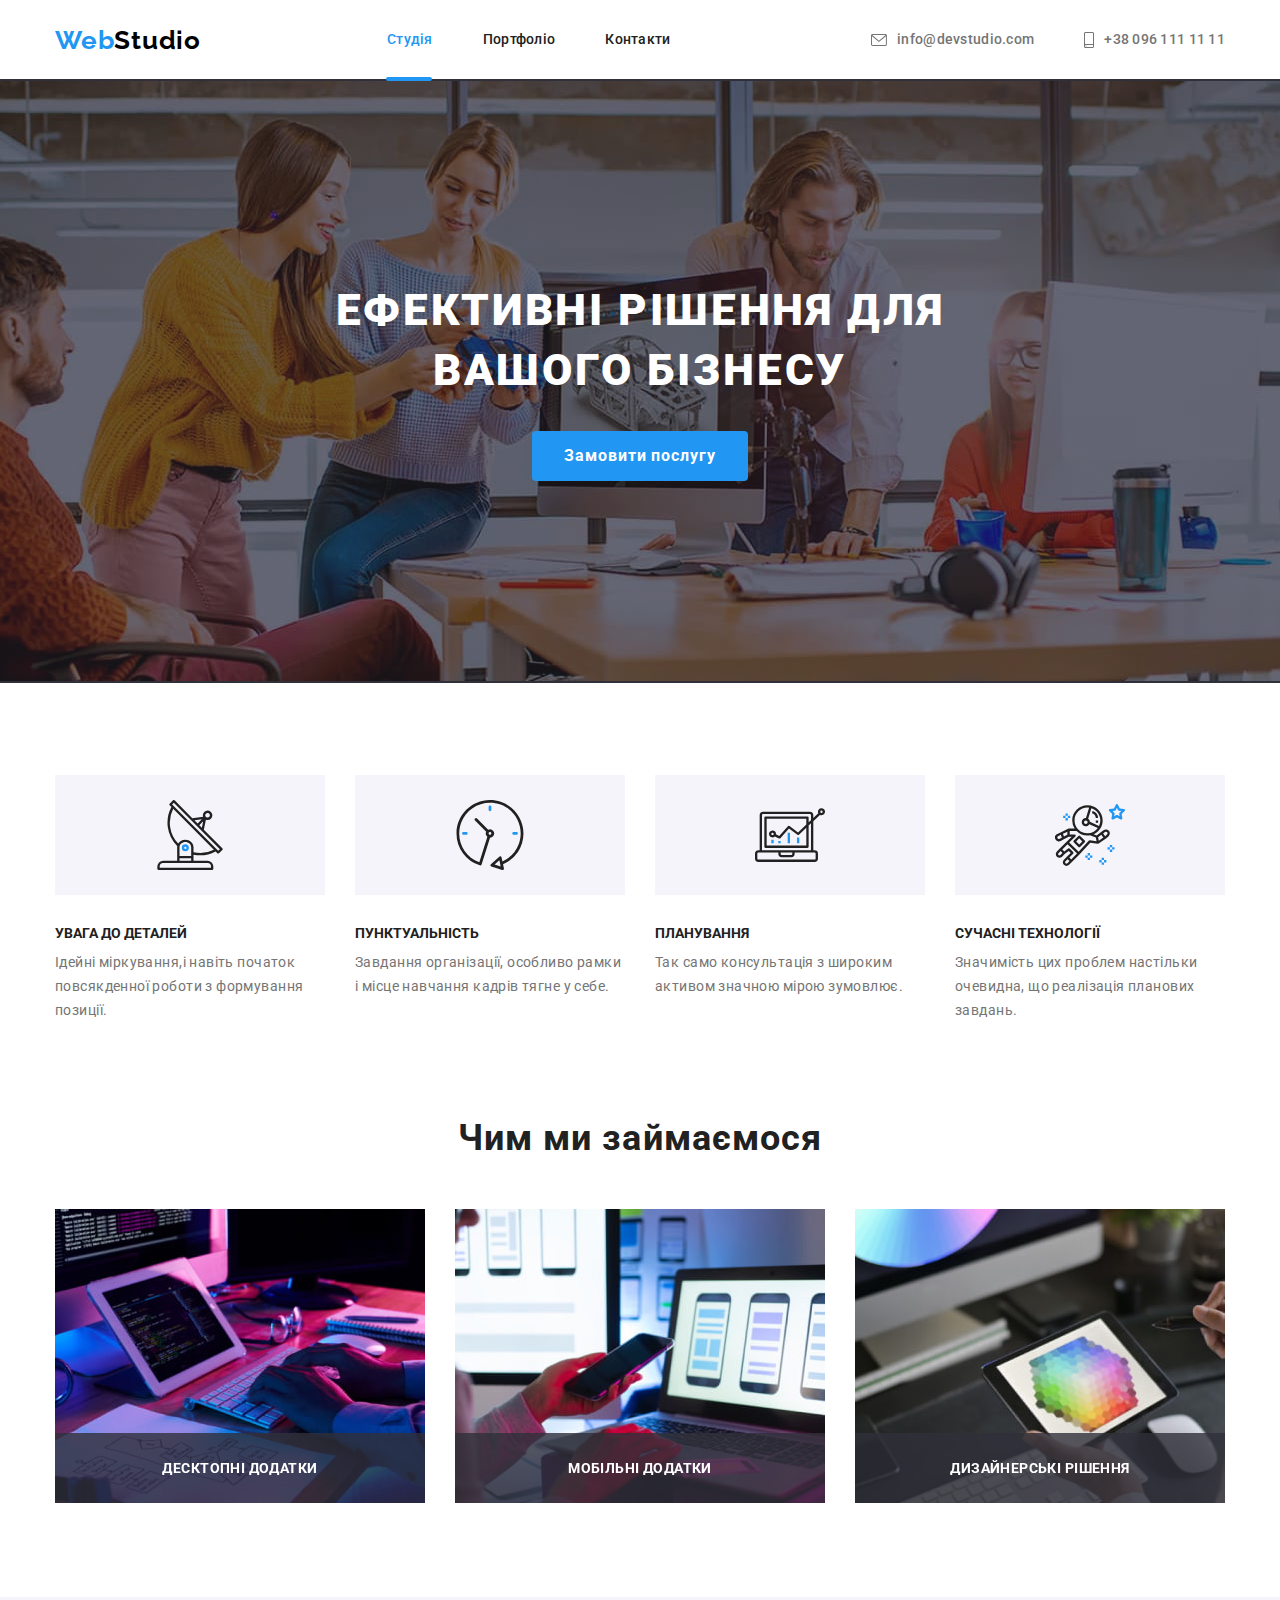
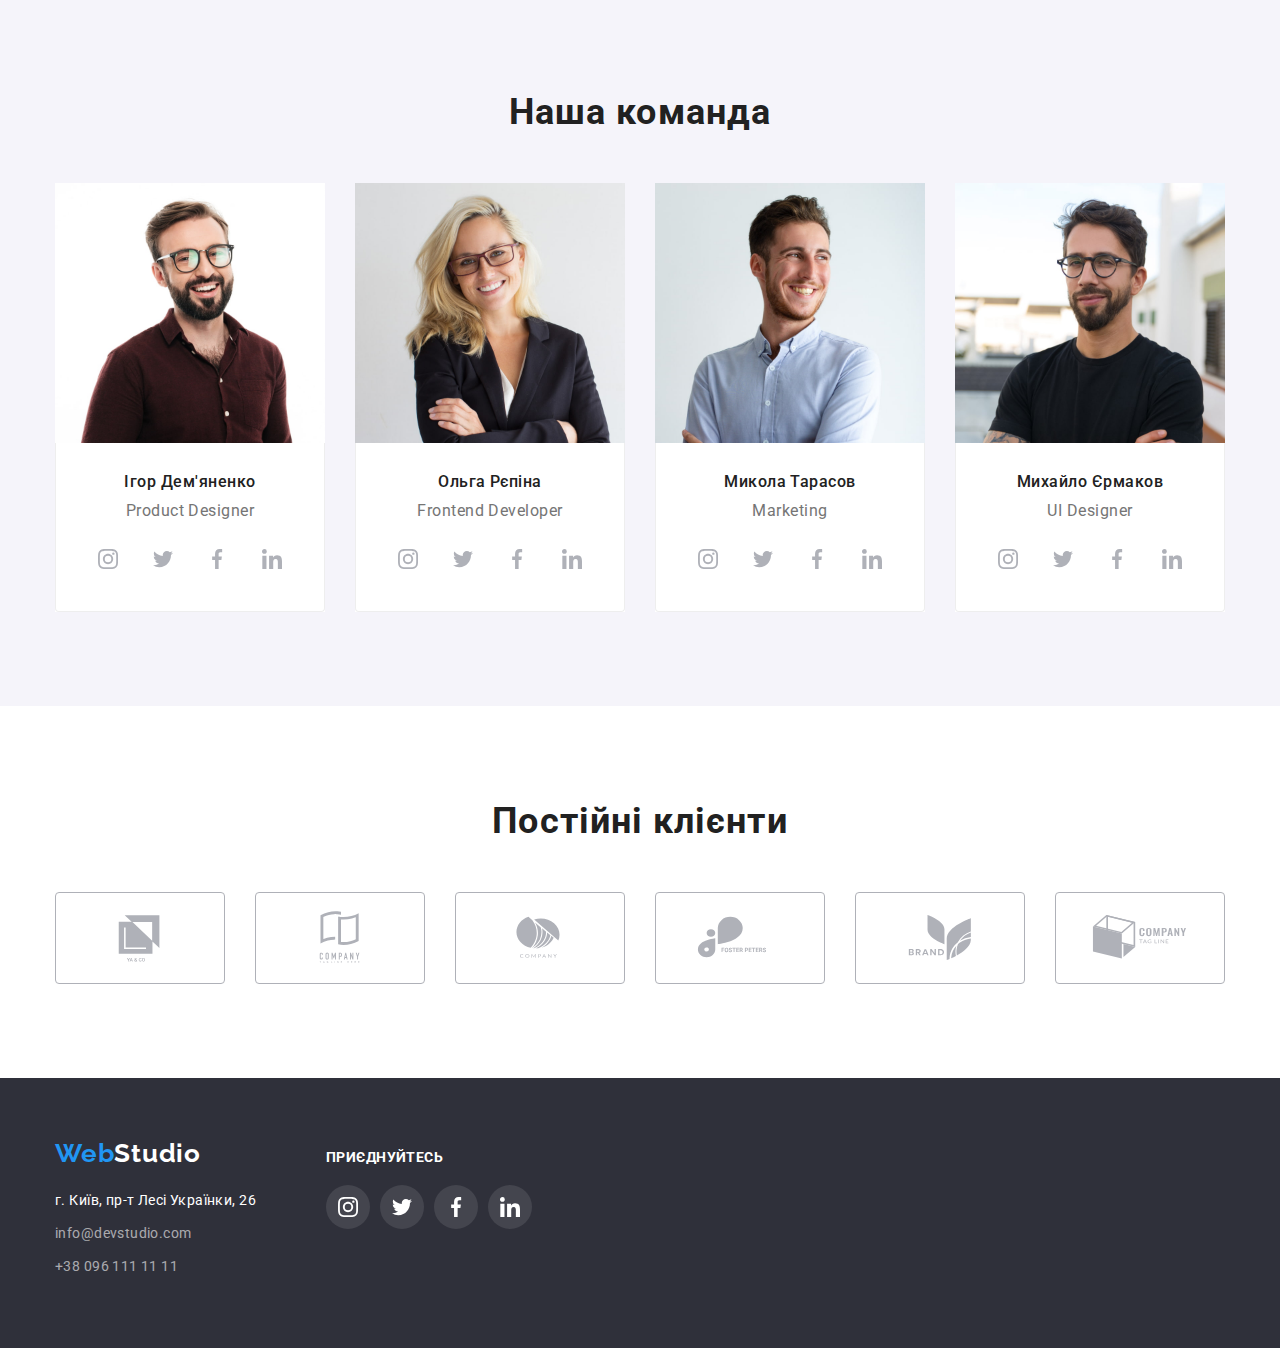
<file: index.html>
<!DOCTYPE html>
<html lang="uk">
<head>
    <meta charset="UTF-8">
    <meta http-equiv="X-UA-Compatible" content="IE=edge">
    <meta name="viewport" content="width=device-width, initial-scale=1.0">
    <link rel="preconnect" href="https://fonts.googleapis.com">
 <link rel="preconnect" href="https://fonts.gstatic.com" crossorigin>
 <link href="https://fonts.googleapis.com/css2?family=Raleway:wght@700&family=Roboto:wght@400;500;700;900&display=swap" rel="stylesheet">
 <link rel="stylesheet" href="https://cdnjs.cloudflare.com/ajax/libs/modern-normalize/1.1.0/modern-normalize.min.css" integrity="sha512-wpPYUAdjBVSE4KJnH1VR1HeZfpl1ub8YT/NKx4PuQ5NmX2tKuGu6U/JRp5y+Y8XG2tV+wKQpNHVUX03MfMFn9Q==" crossorigin="anonymous" referrerpolicy="no-referrer" />
 <link rel="stylesheet" href="css/style.css">
    <title>WebStudio</title>
</head>
<body>
  <!--site header-->
  <header class="page-header">
     <div class="container main-nav">
        <nav class="nav">
            <a href="./index.html" class="logo">
               <span class="accent">Web</span>Studio
            </a>
            <ul class="site-nav list">
                <li class="item"><a href="./index.html" class="link current">Студія</a></li>
                <li class="item"><a href="portfolio.html" class="link">Портфоліо</a></li>
                <li class="item"><a href="" class="link">Контакти</a></li>
            </ul>  
        </nav> 
        <ul class="auth-nav list">
            <li class="item"><a href="mailto:info@devstudio.com" class="link"><svg class="conect-icon" width="16" height="12"><use href="./img/icons.svg#icon-email"></use></svg>info@devstudio.com</a></li>
            <li class="item"><a href="tel:+380961111111" class="link"><svg class="conect-icon" width="10" height="16"><use href="./img/icons.svg#icon-smartphone"></use></svg>+38 096 111 11 11</a></li>
        </ul>
     </div>
  </header> 
  <!--main content-->
  <main>
     <!--order a service-->
         <section class="hero  picture">
            <div class="container">
             <h1 class="hero-title">ефективні рішення для вашого бізнесу</h1>
             <button data-modal-open type="button" class="button">Замовити послугу</button>
            <div class="backdrop is-hidden" data-modal><div class="modal">
                <form>
                    <h2>Залиште свої дані, ми вам передзвонимо</h2>
                    <label for="name">Ім'я</label>
                    <label for="tel">Телефон</label>
                    <label for="mail">Пошта</label>
                    <label for="comment">Коментар</label>
                </form>
                <button data-modal-close href=""><svg class="modal-icon" width="30" height="30"><use href="./img/close.svg#icon-close"></use></svg></button></div></div>
            </div>
         </section>
     <!--company benefits-->
       <section class="section caption">
        <div class="container">
         <h2 class="section-title visually-hidden">переваги компанії</h2>
         <ul class="feature-list list">
             <li class="item">
                <div class="thumb"><svg class="thumb-icon" width="70" height="70"><use href="./img/icons.svg#icon-antenna"></use></svg></div>
                 <h3 class="title">увага до деталей</h3>
                 <p class="text">
                     Ідейні міркування,і навіть початок повсякденної роботи з формування позиції.
                 </p>
             </li>
             <li class="item">
                <div class="thumb"><svg class="thumb-icon" width="70" height="70"><use href="./img/icons.svg#icon-clock"></use></svg></div>
                <h3 class="title">пунктуальність</h3>
                <p class="text">
                    Завдання організації, особливо рамки і місце навчання кадрів тягне у себе.
                </p>
             </li>
             <li class="item">
                <div class="thumb"><svg class="thumb-icon" width="70" height="70"><use href="./img/icons.svg#icon-diagram"></use></svg></div>
                <h3 class="title">планування</h3>
                <p class="text">
                    Так само консультація з широким активом значною мірою зумовлює.
                </p>
             </li>
             <li class="item">
                <div class="thumb"><svg class="thumb-icon" width="70" height="70"><use href="./img/icons.svg#icon-astronaut"></use></svg></div>
                <h3 class="title">сучасні технології</h3>
                <p class="text">
                    Значимість цих проблем настільки очевидна, що реалізація планових завдань.
                </p>
             </li>
         </ul>
        </div>
     </section>
     <!--direction of work-->
     <section class="section">
        <div class="container">
         <h2 class="section-title">Чим ми займаємося</h2>
         <ul class="list">
            <div class="imgs">
                <li class="image-link">
                        <img src="img/box1.jpg" alt="фото розмітки" width="370">
                        <p class="image-text">десктопні додатки</p>
               </li>
                <li class="image-link">
                        <img src="img/box2.jpg" alt="мобільний додаток" width="370">
                        <p class="image-text">мобільні додатки</p>
                </li>
                <li class="image-link">
                        <img src="img/box3.jpg" alt="графіка" width="370">
                        <p class="image-text">дизайнерські рішення</p>
                </li>
            </div>
         </ul>
        </div>
     </section>
     <!--our team-->
            <section class="section inner">
                <div class="container">
                    <h2 class="section-title">Наша команда</h2>
                 <ul class="work-list list team">
                <li class="item">
                        <img src="img/img.jpg" alt="Ігор Дем'яненко" width="270">
                        <div class="benefits">
                            <h3 class="title">Ігор Дем'яненко</h3>
                            <p class="text">Product Designer</p>
                                <ul class="aside">
                                    <li class="item"> <a href="" class="link"><svg class="icon-link" width="20" height="20">
                                        <use href="./img/icons.svg#icon-instagram"></use>
                                    </svg></a></li>
                                    <li class="item"><a href="" class="link"><svg class="icon-link" width="20" height="20">
                                        <use href="./img/icons.svg#icon-twitter"></use>
                                    </svg></a></li>
                                    <li class="item"><a href="" class="link"><svg class="icon-link" width="20" height="20">
                                        <use href="./img/icons.svg#icon-facebook"></use>
                                    </svg></a></li>
                                    <li class="item"><a href="" class="link"><svg class="icon-link" width="20" height="20">
                                        <use href="./img/icons.svg#icon-linkedin"></use>
                                    </svg></a></li>
                                </ul>
                        </div>
                </li>
                <li class="item">
                    <img src="img/img1.jpg" alt="Ольга Рєпіна" width="270">
                    <div class="benefits">
                        <h3 class="title">Ольга Рєпіна</h3>
                        <p class="text">Frontend Developer</p>
                        <ul class="aside">
                            <li class="item"> <a href="" class="link"><svg class="icon-link" width="20" height="20">
                                <use href="./img/icons.svg#icon-instagram"></use>
                            </svg></a></li>
                            <li class="item"><a href="" class="link"><svg class="icon-link" width="20" height="20">
                                <use href="./img/icons.svg#icon-twitter"></use>
                            </svg></a></li>
                            <li class="item"><a href="" class="link"><svg class="icon-link" width="20" height="20">
                                <use href="./img/icons.svg#icon-facebook"></use>
                            </svg></a></li>
                            <li class="item"><a href="" class="link"><svg class="icon-link" width="20" height="20">
                                <use href="./img/icons.svg#icon-linkedin"></use>
                            </svg></a></li>
                        </ul>
                    </div>
                </li>
                <li class="item">
                    <img src="img/img2.jpg" alt="Микола Тарасов" width="270">
                    <div class="benefits">
                        <h3 class="title">Микола Тарасов</h3>
                        <p class="text">Marketing</p>
                        <ul class="aside">
                            <li class="item"> <a href="" class="link"><svg class="icon-link" width="20" height="20">
                                <use href="./img/icons.svg#icon-instagram"></use>
                            </svg></a></li>
                            <li class="item"><a href="" class="link"><svg class="icon-link" width="20" height="20">
                                <use href="./img/icons.svg#icon-twitter"></use>
                            </svg></a></li>
                            <li class="item"><a href="" class="link"><svg class="icon-link" width="20" height="20">
                                <use href="./img/icons.svg#icon-facebook"></use>
                            </svg></a></li>
                            <li class="item"><a href="" class="link"><svg class="icon-link" width="20" height="20">
                                <use href="./img/icons.svg#icon-linkedin"></use>
                            </svg></a></li>
                        </ul>
                    </div>
                    
                </li>
                <li class="item">
                    <img src="img/img3.jpg" alt="Михайло Єрмаков" width="270">
                    <div class="benefits">
                        <h3 class="title">Михайло Єрмаков</h3>
                        <p class="text">UI Designer</p>
                        <ul class="aside">
                            <li class="item"> <a href="" class="link"><svg class="icon-link" width="20" height="20">
                                <use href="./img/icons.svg#icon-instagram"></use>
                            </svg></a></li>
                            <li class="item"><a href="" class="link"><svg class="icon-link" width="20" height="20">
                                <use href="./img/icons.svg#icon-twitter"></use>
                            </svg></a></li>
                            <li class="item"><a href="" class="link"><svg class="icon-link" width="20" height="20">
                                <use href="./img/icons.svg#icon-facebook"></use>
                            </svg></a></li>
                            <li class="item"><a href="" class="link"><svg class="icon-link" width="20" height="20">
                                <use href="./img/icons.svg#icon-linkedin"></use>
                            </svg></a></li>
                        </ul>
                    </div>
                </li>
                  </ul>
              </div>
         </section>
         <section class="section customer">
            <div class="container">
                <h2 class="section-title">Постійні клієнти</h2>
                <ul class="customers">
                    <li class="item"><a href="" class="link"><svg class="icon" width="106" height="60"><use href="./img/icons.svg#icon-Logo1"></use></svg></a></li>
                    <li class="item"><a href="" class="link"><svg class="icon" width="106" height="60"><use href="./img/icons.svg#icon-Logo2"></use></svg></a></li>
                    <li class="item"><a href="" class="link"><svg class="icon" width="106" height="60"><use href="./img/icons.svg#icon-Logo3"></use></svg></a></li>
                    <li class="item"><a href="" class="link"><svg class="icon" width="106" height="60"><use href="./img/icons.svg#icon-Logo4"></use></svg></a></li>
                    <li class="item"><a href="" class="link"><svg class="icon" width="106" height="60"><use href="./img/icons.svg#icon-Logo5"></use></svg></a></li>
                    <li class="item"><a href="" class="link"><svg class="icon" width="106" height="60"><use href="./img/icons.svg#icon-Logo6"></use></svg></a></li>
                </ul>
            </div>
         </section>
  </main>
  <!--site footer-->
    <footer class="footer">
        <div class="container footer-container">
            <div class="contacts">
                <a href="./index.html" class="logo logofooter"><span class="accent">Web</span>Studio</a>
        <address class="box">
           <ul class="address">
               <li class="item"><a href="https://goo.gl/maps/CPtrU1FHBa2aNyZL9" target="_blank" rel="noopener noreferrer nofollow" class="title link">г. Київ, пр-т Лесі
                   Українки, 26</a></li>
               <li class="item"><a href="mailto:info@devstudio.com" class="link">info@devstudio.com</a></li>
               <li class="item"><a href="tel:+380961111111" class="link">+38 096 111 11 11</a></li>
           </ul>
        </address>   
            </div>
            <div class="socials">
                <p class="title">приєднуйтесь</p>
                <ul class="footer-icon">
                    <li class="item"> <a href="" class="link"><svg class="icons" width="20" height="20">
                        <use href="./img/icons.svg#icon-instagram"></use>
                    </svg></a></li>
                    <li class="item"><a href="" class="link"><svg class="icons" width="20" height="20">
                        <use href="./img/icons.svg#icon-twitter"></use>
                    </svg></a></li>
                    <li class="item"><a href="" class="link"><svg class="icons" width="20" height="20">
                        <use href="./img/icons.svg#icon-facebook"></use>
                    </svg></a></li>
                    <li class="item"><a href="" class="link"><svg class="icons" width="20" height="20">
                        <use href="./img/icons.svg#icon-linkedin"></use>
                    </svg></a></li>
                </ul>
            </div>
    </div>
    
  </footer>
  <script src="./js/modal.js"></script>
</body>
</html>
</file>
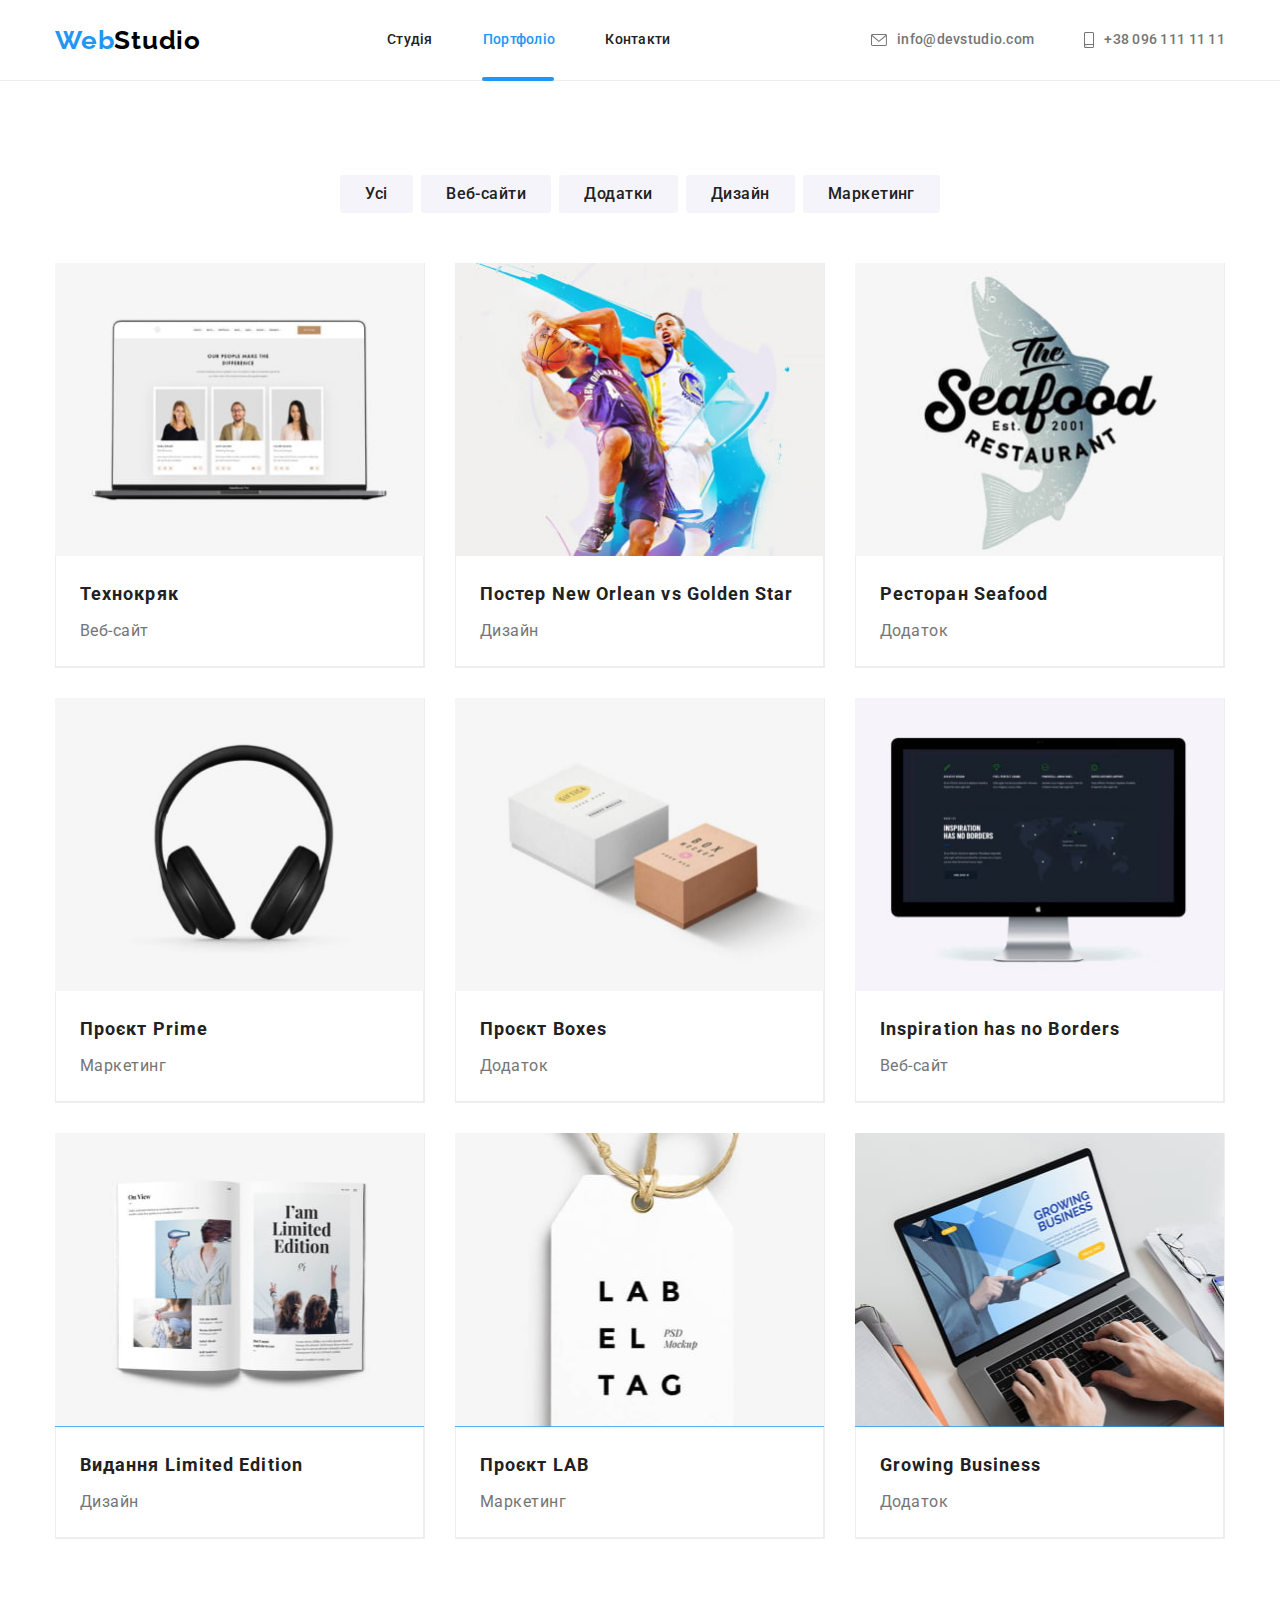
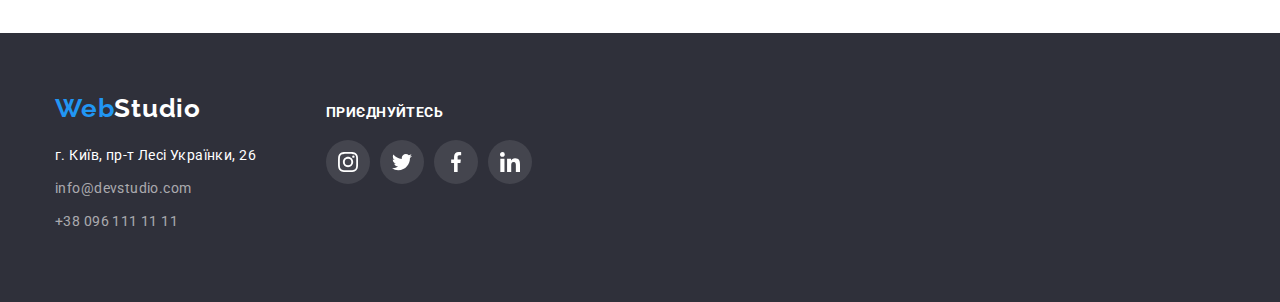
<file: portfolio.html>
<!DOCTYPE html>
<html lang="uk">
<head>
    <meta charset="UTF-8">
    <meta http-equiv="X-UA-Compatible" content="IE=edge">
    <meta name="viewport" content="width=device-width, initial-scale=1.0">
    <link rel="preconnect" href="https://fonts.googleapis.com">
    <link rel="preconnect" href="https://fonts.gstatic.com" crossorigin>
    <link href="https://fonts.googleapis.com/css2?family=Raleway:wght@700&family=Roboto:wght@400;500;700;900&display=swap" rel="stylesheet">
    <link rel="stylesheet" href="https://cdnjs.cloudflare.com/ajax/libs/modern-normalize/1.1.0/modern-normalize.min.css" integrity="sha512-wpPYUAdjBVSE4KJnH1VR1HeZfpl1ub8YT/NKx4PuQ5NmX2tKuGu6U/JRp5y+Y8XG2tV+wKQpNHVUX03MfMFn9Q==" crossorigin="anonymous" referrerpolicy="no-referrer" />
    <link rel="stylesheet" href="css/style.css">
    <title>Portfolio</title>
</head>
<body>
     <!--site header-->
     <header class="page-header">
      <div class="container main-nav">
         <nav class="nav">
            <a href="./index.html" class="logo">
                <span class="accent">Web</span>Studio
            </a>
            <ul class="site-nav list">
                <li class="item"><a href="./index.html" class="link">Студія</a></li>
                <li class="item"><a href="" class="link current">Портфоліо</a></li>
                <li class="item"><a href="" class="link">Контакти</a></li>
            </ul>  
        </nav> 
        <ul class="auth-nav list">
         <li class="item"><a href="mailto:info@devstudio.com" class="link"><svg class="conect-icon" width="16" height="12"><use href="./img/icons.svg#icon-email"></use></svg>info@devstudio.com</a></li>
         <li class="item"><a href="tel:+380961111111" class="link"><svg class="conect-icon" width="10" height="16"><use href="./img/icons.svg#icon-smartphone"></use></svg>+38 096 111 11 11</a></li>
        </ul>
      </div>  
     </header> 
    <!--portfolio-->
 <main>
    <section class="visually">
      <div class="container">
            <h1 class="visually-hidden">портфоліо</h1>
         <ul class="list buttons">
          <li class="item"><button type="button" class="button">Усі</button></li>
          <li class="item"><button type="button" class="button">Веб-сайти</button></li>
          <li class="item"><button type="button" class="button">Додатки</button></li>
          <li class="item"><button type="button" class="button">Дизайн</button></li>
          <li class="item"><button type="button" class="button">Маркетинг</button></li>
         </ul>
         <ul class="works list">
            <li class="item">
               <a href="#" class="items product">
                <div class="description">
                <img src="img/imgp1.jpeg" alt="Технокряк" width="370">
                  <p class="text-description">Ресурс пропонує комплексні пропозиції з різним рівнем функціоналу та сервісів. Все це дозволить відвідувачу отримати вичерпні відомості про компанію чи приватну особу.</p>
                </div>
                <div class="features">
                  <h2 class="title fotos">Технокряк</h2>
                  <p class="text">Веб-сайт</p>
                </div>
               </a> 
            </li>
            <li class="item">
               <a href="#" class="items product">
                <div class="description">
                <img src="img/imgp2.jpeg" alt="Постер New Orlean vs Golden Star" width="370">
                  <p class="text-description">Ресурс пропонує комплексні пропозиції з різним рівнем функціоналу та сервісів. Все це дозволить відвідувачу отримати вичерпні відомості про компанію чи приватну особу.</p>
                </div>
                  <div class="features">
                  <h2 class="title fotos">Постер New Orlean vs Golden Star</h2>
                  <p class="text">Дизайн</p>
                </div>
               </a> 
            </li>
            <li class="item">
               <a href="#" class="items product">
                <div class="description">
                <img src="img/imgp3.jpeg" alt="Ресторан Seafood" width="370">
                  <p class="text-description">Ресурс пропонує комплексні пропозиції з різним рівнем функціоналу та сервісів. Все це дозволить відвідувачу отримати вичерпні відомості про компанію чи приватну особу.</p>
                </div>
                  <div class="features">
                  <h2 class="title fotos">Ресторан Seafood</h2>
                <p class="text">Додаток</p>
                </div>
               </a>  
            </li>
            <li class="item">
               <a href="#" class="items product">
                <div class="description">
                <img src="img/imgp4.jpeg" alt="Проєкт Prime" width="370">
                  <p class="text-description">Ресурс пропонує комплексні пропозиції з різним рівнем функціоналу та сервісів. Все це дозволить відвідувачу отримати вичерпні відомості про компанію чи приватну особу.</p>
                </div>
                  <div class="features">
                  <h2 class="title fotos">Проєкт Prime</h2>
                <p class="text">Маркетинг</p>
                </div>
               </a> 
            </li>
            <li class="item">
               <a href="#" class="items product">
                <div class="description">
                <img src="img/imgp5.jpeg" alt="Проєкт Boxes" width="370">
                  <p class="text-description">Ресурс пропонує комплексні пропозиції з різним рівнем функціоналу та сервісів. Все це дозволить відвідувачу отримати вичерпні відомості про компанію чи приватну особу.</p>
                </div>
                  <div class="features">
                  <h2 class="title fotos">Проєкт Boxes</h2>
                <p class="text">Додаток</p>
                </div>
               </a> 
            </li>
            <li class="item">
               <a href="#" class="items product">
                <div class="description">
                <img src="img/imgp6.jpeg" alt="Inspiration has no Borders" width="370">
                  <p class="text-description">Ресурс пропонує комплексні пропозиції з різним рівнем функціоналу та сервісів. Все це дозволить відвідувачу отримати вичерпні відомості про компанію чи приватну особу.</p>
                </div>
                  <div class="features">
                  <h2 class="title fotos">Inspiration has no Borders</h2>
                <p class="text">Веб-сайт</p>
                </div>
               </a> 
            </li>
            <li class="item">
               <a href="#" class="items product">
                <div class="description">
                <img src="img/imgp7.jpeg" alt="Видання Limited Edition" width="370">
                  <p class="text-description">Ресурс пропонує комплексні пропозиції з різним рівнем функціоналу та сервісів. Все це дозволить відвідувачу отримати вичерпні відомості про компанію чи приватну особу.</p>
                </div>
                  <div class="features">
                  <h2 class="title fotos">Видання Limited Edition</h2>
                <p class="text">Дизайн</p>
                </div>
               </a> 
            </li>
            <li class="item">
               <a href="#" class="items product">
                <div class="description">
                <img src="img/imgp8.jpeg" alt="Проєкт LAB" width="370">
                  <p class="text-description">Ресурс пропонує комплексні пропозиції з різним рівнем функціоналу та сервісів. Все це дозволить відвідувачу отримати вичерпні відомості про компанію чи приватну особу.</p>
                </div>
                  <div class="features">
                  <h2 class="title fotos">Проєкт LAB</h2>
                <p class="text">Маркетинг</p>
                </div>
               </a> 
            </li>
            <li class="item">
               <a href="#" class="items product">
                <div class="description">
                <img src="img/imgp9.jpeg" alt="Growing Business" width="370">
                  <p class="text-description">Ресурс пропонує комплексні пропозиції з різним рівнем функціоналу та сервісів. Все це дозволить відвідувачу отримати вичерпні відомості про компанію чи приватну особу.</p>
                </div>
                  <div class="features">
                  <h2 class="title fotos">Growing Business</h2>
                <p class="text">Додаток</p>
                </div>
               </a> 
            </li>
        </ul>
      </div>
    </section>
 </main>
 <!--site footer-->
 <footer class="footer">
   <div class="container footer-container">
       <div class="contacts">
           <a href="./index.html" class="logo logofooter"><span class="accent">Web</span>Studio</a>
   <address class="box">
      <ul class="address">
          <li class="item"><a href="https://goo.gl/maps/CPtrU1FHBa2aNyZL9" target="_blank" rel="noopener noreferrer nofollow" class="title link">г. Київ, пр-т Лесі
              Українки, 26</a></li>
          <li class="item"><a href="mailto:info@devstudio.com" class="link">info@devstudio.com</a></li>
          <li class="item"><a href="tel:+380961111111" class="link">+38 096 111 11 11</a></li>
      </ul>
   </address>   
       </div>
       <div class="socials">
           <p class="title">приєднуйтесь</p>
           <ul class="footer-icon">
               <li class="item"> <a href="" class="link"><svg class="icons" width="20" height="20">
                   <use href="./img/icons.svg#icon-instagram"></use>
               </svg></a></li>
               <li class="item"><a href="" class="link"><svg class="icons" width="20" height="20">
                   <use href="./img/icons.svg#icon-twitter"></use>
               </svg></a></li>
               <li class="item"><a href="" class="link"><svg class="icons" width="20" height="20">
                   <use href="./img/icons.svg#icon-facebook"></use>
               </svg></a></li>
               <li class="item"><a href="" class="link"><svg class="icons" width="20" height="20">
                   <use href="./img/icons.svg#icon-linkedin"></use>
               </svg></a></li>
           </ul>
       </div>
</div>
</footer>
</body>
</html>
</file>
<file: css/style.css>
:root {
    --primary-text-color: #212121;
    --title-text-collor: #757575;
    --title-hero-color: #2F303A;
    --primary-white-color: #FFFFFF;
    --akcent-color: #2196F3;
    --logo-color: #000000;
    --section-color: #F5F4FA;
    --adress-link-color: rgba(255, 255, 255, 0.6);
    --active-button-color: #188CE8;
    --border-header-color: #ECECEC;
    --box-shadow-color: rgba(0, 0, 0, 0.15);
    --border-works-color: #EEEEEE;
    --color-icon: #AFB1B8;
}

html {
    box-sizing: border-box;  
}

*,
*::before,
*::after {
  box-sizing: inherit;
}

* {
    margin: 0;
    padding: 0;
    list-style: none;
    box-sizing: border-box;
}

body {
    background-color: var(--primary-white-color);
    font-family: 'Roboto', sans-serif;
    color: var(--primary-text-color);

    margin: 0;
}

img {
    display: block;
    max-width: 100%;
    height: auto;
  }

.list {
    list-style: none;
    padding: 0;
    margin: 0;
}

header {
    border-bottom: 1px solid var(--border-header-color);
}

h1, h2, h3, h4, h5, h6 {
    margin: 0;
}

.container {
    width: 1200px;
    padding-left: 15px;
    margin: 0 auto;
    padding-right: 15px;
}

.box {
    margin: 0 auto;
}

/* Main nav */

.main-nav {
    display: flex;
    align-items: center;
}

.picture {
    max-width: 1600px;
    height: 600px;
    margin-left: auto;
    margin-right: auto;
    background-image: linear-gradient(rgba(47, 48, 58, 0.4), rgba(47, 48, 58, 0.4)), url('../img/Imgi1.jpeg');
    background-position: center; 
}

/* Logo */

.logo {
     margin-right: 93px; 

    color: var(--logo-color);
    font-family: 'Raleway', sans-serif; 

    font-weight: 700;
    font-size: 26px;
    line-height: 1.19;
    letter-spacing: 0.03em;
    text-decoration: none;
}
.accent {
    color: var(--akcent-color);
}

/* site nav */
.nav {
    display: flex;
    align-items: center;
}

.site-nav {
    display: flex;
    margin-left: 93px;
}

.site-nav .link {
    position: relative;
    display: block;
    padding-top: 32px;
    padding-bottom: 32px;

    color: var(--primary-text-color);

    font-weight: 500;
    font-size: 14px;
    line-height: 1.14;
    letter-spacing: 0.02em;
    text-decoration: none;

    transition: color 250ms cubic-bezier(0.4, 0, 0.2, 1);
}

.site-nav .link:hover,
.site-nav .link:focus {
    color: var(--akcent-color);
}

.site-nav .current {
    color: var(--akcent-color);
}

.current::after {
    content: '';

    position: absolute;
    left: 0;
    bottom: 0;

    display: block;
    width: 100%;
    height: 4px;
    background: var(--akcent-color);
    border-radius: 2px;
    margin: -1px;

    /* opacity: 0; */
    transition: opacity 250ms cubic-bezier(0.4, 0, 0.2, 1);
}

/* .site-nav .link:hover::after {
    opacity: 1;
} */

.auth-nav {
    display: flex;
    margin-left: auto;
}

.auth-nav .item + .item {
    margin-left: 50px;
}

.auth-nav .link {
    display: flex;
    color: var(--title-text-collor);
    align-items: center;
    font-weight: 500;
    font-size: 14px;
    line-height: 1.14;
    letter-spacing: 0.02em;
    text-decoration: none;
    padding-top: 32px;
    padding-bottom: 32px;

    transition: color 250ms cubic-bezier(0.4, 0, 0.2, 1);
}

.auth-nav .link:hover,
.auth-nav .link:focus {
    color: var(--akcent-color);
}  

.site-nav .item + .item {
    margin-left: 50px;
}

.conect-icon {
    margin-right: 10px;
    fill: currentColor;

    transition: background-color 250ms cubic-bezier(0.4, 0, 0.2, 1);
}

.conect-icon:hover, 
.conect-icon:focus {
    color: var(--akcent-color);
} 

/* Hero */

.hero {
    background-color: var(--title-hero-color);
    text-align: center;
    padding: 200px 0;
    list-style: none;
    outline: 2px solid var(--title-hero-color);
}

.hero-title {
    margin-top: 0;
    margin-bottom: 30px;
    max-width: 696px;
    margin-left: auto;
    margin-right: auto;

    color: var(--primary-white-color);

    font-weight: 900;
    font-size: 44px;
    line-height: 1.36;
    text-align: center;
    letter-spacing: 0.06em;
    text-transform: uppercase;
}

/* Section */ 

.section {
    padding-top: 0;
    padding-bottom: 94px;
}
.inner {
    background-color: var(--section-color);
    margin: 0 auto;
    padding-bottom: 94px;
    padding-top: 94px;
}

.section-title {
    padding-top: 0;
    margin-bottom: 50px;
    text-align: center;
    flex-wrap: wrap;

    color: var(--primary-text-color);
    
    font-weight: 700;
    font-size: 36px;
    line-height: 1.17;
    
    letter-spacing: 0.03em;
}

.image-link {
    position: relative;
}

.image-text {
    display: flex;
    justify-content: center;
    align-items: center;
    position: absolute;
    width: 100%;
    height: 70px;
    

    font-family: 'Roboto', sans-serif;
    font-weight: 700;
    font-size: 14px;
    bottom: 0;
    right: 0;
    line-height: 16px;
    letter-spacing: 0.03em;
    text-transform: uppercase;

    background-color: rgba(47, 48, 58, 0.8);
    color: var(--primary-white-color);
    
}

/* Aside */

.aside {
    display: flex;
    align-items: center;
    justify-content: center;
    margin-top: 16px;
    gap: 10px;
}

.aside .item {
    display: flex;
    width: 44px;
    height: 44px;
} 

.aside .link {
    display: flex;
    width: 100%;
    height: 100%;
    color: var(--color-icon);
    border-radius: 50%;
    background-size: contain;
    align-items: center;
    justify-content: center;

    transition: background-color 250ms cubic-bezier(0.4, 0, 0.2, 1);
}

.icon {
    fill: currentColor;
    transition: background-color 250ms cubic-bezier(0.4, 0, 0.2, 1), fill 250ms;
}

.aside .link:hover,
.aside .link:focus {
    color: var(--primary-white-color);
    background-color: var(--akcent-color);
}  

.icon-link {
    transition: background-color 250ms cubic-bezier(0.4, 0, 0.2, 1), fill 250ms;
}

.icon-link:hover,
.icon-link:focus {
    color: var(--primary-white-color);
} 

.caption {
    padding-top: 94px;
}

.imgs {
    display: flex;
    gap: 30px;
}

/* Visually */

.visually {
    padding-top: 94px;
    padding-bottom: 94px;
}

.visually-hidden {
    position: absolute;
     white-space: nowrap;
     width: 1px;
     height: 1px;
     overflow: hidden;
     border: 0;
     padding: 0;
     clip: rect(0 0 0 0);
     clip-path: inset(50%);
     margin: -1px;
   }   

/* Features */

.feature-list {
    display: flex;
    gap: 30px;
}

.feature-list .item {
    flex-basis: calc((100% - 90px) / 4);
}

.feature-list .title {
    margin-bottom: 10px;

    color: var(--primary-text-color);

    font-weight: 700;
    font-size: 14px;
    line-height: 1.17;
    text-transform: uppercase;
}

.feature-list .text {
    color: var(--title-text-collor);

    font-size: 14px;
    line-height: 1.71;
    letter-spacing: 0.03em;
}

.thumb {
    width: 270px;
    height: 120px;
    background-color: var(--section-color);
    margin-bottom: 30px;
}

.thumb-icon {
   margin: 25px 100px;
}

/* Work */
.work-list .title {
    color: var(--primary-text-color);

    font-weight: 500;
    font-size: 16px;
    line-height: 1.17;
    text-align: center;
    letter-spacing: 0.03em;
}

.work-list .text {
    color: var(--title-text-collor);

    font-size: 16px;
    line-height: 1.17;
    text-align: center;
    letter-spacing: 0.03em;
}

.work-list .item {
    background-color: var(--primary-white-color);
    flex-basis: calc((100% - 90px) / 4);
}

.icon-link {
    fill: currentColor;
}

.team {
    gap: 30px;
    display: flex;
} 
.benefits {
    padding-top: 30px;
    padding-bottom: 30px;
    border-left: 1px solid var(--border-works-color);
    border-right: 1px solid var(--border-works-color);
    border-bottom: 1px solid var(--border-works-color); 
    border-radius: 0px 0px 4px 4px;
}

.benefits .title {
    margin-bottom: 10px;
}

/* Button */

.button {
    border: none;
    border-radius: 4px;
    color: var(--primary-white-color);
    background-color: var(--akcent-color);

    font-family: inherit;
    cursor: pointer;
    font-weight: 700;
    font-size: 16px;
    line-height: 1.88;
    display: flex;
    align-items: center;
    text-align: center;
    letter-spacing: 0.06em;

    display: inline-block;
    padding: 10px 32px;  
    min-width: 216px;
    vertical-align: bottom;

    transition: background-color 250ms cubic-bezier(0.4, 0, 0.2, 1);
}

.button:hover,
.button:focus {
    color: var(--primary-white-color);
    background-color: var(--active-button-color);
    box-shadow: 0px 4px 4px var(--box-shadow-color);
}

.list .button {
    color: var(--primary-text-color);
    background-color: var(--section-color);

    font-family: inherit;
    cursor: pointer;
    font-weight: 500;
    font-size: 16px;
    line-height: 1.62;
    text-align: center;
    letter-spacing: 0.03em;

    display: inline-block;
    border-style: none;
    padding: 6px 25px;
    min-width: 73px;
    border-radius: 3px;
    vertical-align: bottom;

    transition: background-color 250ms cubic-bezier(0.4, 0, 0.2, 1), color 250ms cubic-bezier(0.4, 0, 0.2, 1);
}

.list .button:hover,
.list .button:focus {
    display: inline-block;
    color: var(--primary-white-color);
    background-color: var(--akcent-color);

    border-radius: 4px;
    }

.backdrop {
    position: fixed;
    top: 0;
    left: 0;
    width: 100%;
    height: 100%;
    background-color: rgba(0, 0, 0, 0.2);

    transition: opacity 250ms cubic-bezier(0.4, 0, 0.2, 1), visibility 250ms cubic-bezier(0.4, 0, 0.2, 1);
}  

.backdrop.is-hidden {
    opacity: 0;
    pointer-events: none;
}

.modal {
    position: absolute;
    top: 50%;
    left: 50%;
    transform: translate(-50%, -50%);

    min-height: 581px;
    min-width: 528px;

    background:var(--primary-white-color);
    box-shadow: 0px 1px 3px rgba(0, 0, 0, 0.12), 0px 1px 1px rgba(0, 0, 0, 0.14), 0px 2px 1px rgba(0, 0, 0, 0.2);
    border-radius: 4px;

    transition: transform 250ms cubic-bezier(0.4, 0, 0.2, 1), opacity 250ms cubic-bezier(0.4, 0, 0.2, 1); 
}

.modal-icon {
    position: absolute;
    top: 8px;
    right: 8px;
}
   
.buttons {
    display: flex;
    margin-bottom: 50px;
    justify-content: center;
    border: none;
}    

.buttons .item + .item {
    margin-left: 8px;
}

.current {
    justify-content: center;
    display: flex;
    align-items: center;
} 

/* Works */
.works {
    display: flex;
    flex-wrap: wrap;
    gap: 30px;
}

.works .title {
    color: var(--primary-text-color);
    
    font-weight: 700;
    font-size: 18px;
    line-height: 2;
    letter-spacing: 0.06em;
    text-decoration: none;
}

.works .text {
    color: var(--title-text-collor);

    font-size: 16px;
    line-height: 1.88;
    letter-spacing: 0.03em;
    text-decoration: none;
}

.works .item {
     width: calc((100% - 60px) / 3);

    display: inline-block;
   
    border-right: 1px solid var(--border-works-color);
    border-bottom: 1px solid var(--border-works-color);  
    padding-right: auto;
    padding-left: auto;
}

.works .items:hover,
.works .items:focus {
    box-shadow: 0px 1px 1px rgba(0, 0, 0, 0.12), 0px 4px 4px rgba(0, 0, 0, 0.06), 1px 4px 6px rgba(0, 0, 0, 0.16);
}

.features {
    padding: 20px 24px;
    border-left: 1px solid var(--border-works-color);
    border-right: 1px solid var(--border-works-color);
    border-bottom: 1px solid var(--border-works-color); 
}

.fotos {
    margin-bottom: 4px;
}

.works .item:nth-last-child(-n + 3) {
    margin-bottom: 0;
} 

.works .items {
    display: block;
    text-decoration: none; 

    transition: background-color 250ms cubic-bezier(0.4, 0, 0.2, 1);
}

.description {
    overflow: hidden;
    position: relative;
    transition: transform 250ms cubic-bezier(0.4, 0, 0.2, 1);
}

.text-description {
    position: absolute;
    padding: 63px 24px;
  
    bottom: 0;
    right: 0;

    font-family: 'Roboto', sans-serif;
    font-weight: 400;
    font-size: 18px;
    line-height: 28px;
    /* or 156% */
    letter-spacing: 0.03em;
    text-transform: none;
   
    color: var(--primary-white-color);
     /* opacity: 0;  */
     transform: translateY(100%);
    

     transition: transform 250ms cubic-bezier(0.4, 0, 0.2, 1);
}

.description::before {
    display: inline-block;
    position: absolute;
    content: '';
    top: 0;
    left: 0;
    width: 100%;
    height: 100%;
    background: rgba(33, 150, 243, 0.9);
    /* opacity: 0; */
    transform: translateY(100%);

    transition: transform 250ms cubic-bezier(0.4, 0, 0.2, 1);
}

.product {
    transition: transform 250ms cubic-bezier(0.4, 0, 0.2, 1);
}

.product:hover .description::before {
    transform: translateY(0);
    transition: transform 250ms cubic-bezier(0.4, 0, 0.2, 1);
}

.product:hover .text-description {
    transform: translateY(0);
    transition: transform 250ms cubic-bezier(0.4, 0, 0.2, 1);
}

.text-description:hover {
    opacity: 1;
}

.description:hover::before {
    opacity: 1;
}



/* Customers */

.customer {
    padding-top: 94px;
}

.customers {
    display: flex;
    align-items: center;
    justify-content: center;
    gap: 30px;
}

.customers .item {
    display: flex;
    width: 170px;
    height: 92px;
   
    border: 1px solid #AFB1B8;
    border-radius: 4px;

    transition: background-color 250ms cubic-bezier(0.4, 0, 0.2, 1);
}

.customers .link { 
    display: flex;
    width: 100%;
    height: 100%;
    color: var(--color-icon);
    background-size: contain;
    align-items: center;
    justify-content: center;

    transition: background-color 250ms cubic-bezier(0.4, 0, 0.2, 1);
}

.customers .item:hover,
.customers .item:focus {
    width: 170px;
    height: 92px;
   
    border: 1px solid var(--akcent-color);
}   

.customers .link:hover,
.customers .link:focus {
    color: var(--akcent-color);

}



/* Footer */

.footer-container {
    display: flex;
    align-items: baseline;
}

.contacts {
    align-items: baseline;
}

.logofooter {
    display: inline-block;
    margin-right: 0;
    margin-bottom: 20px;
}

.footer {
    padding-top: 60px;
    padding-bottom: 60px;
    margin-right: auto;
    align-items: baseline;
    display: flex;

    background: var(--title-hero-color);
}

.footer .logo {
    color: var(--primary-white-color);
}

.logo .accent {
    color: var(--akcent-color);
}

.address {
    list-style: none;
}

.address .link {
    color: var(--adress-link-color); 

    font-weight: 400;
    font-size: 14px;
    line-height: 1.71;
    letter-spacing: 0.03em;
    text-decoration: none;

    transition: color 250ms cubic-bezier(0.4, 0, 0.2, 1);
}

.address .link:hover,
.address .link:focus {
    color: var(--akcent-color);
}  

.address .title {
    color: var(--primary-white-color);
   
    font-size: 14px;
    line-height: 1.71;
    letter-spacing: 0.03em;
    text-decoration: none;
}

.address .item {
    margin-bottom: 9px;
}

.socials {
    align-items: baseline;
    margin-top: 0;
    margin-right: auto;
    margin-left: 70px;
}

.footer-icon {
    display: flex;
    padding: 0;
    margin: 0;
    list-style: none;
    align-items: center;
    justify-content: center;
    gap: 10px;
}

.socials .title {
    color: var(--primary-white-color);
    font-weight: 700;
    font-size: 14px;
    line-height: 16px;
    letter-spacing: 0.03em;
    text-transform: uppercase;
    margin-bottom: 20px;
}

.footer-icon .item {
    display: flex;
    width: 44px;
    height: 44px;
    
}

.footer-icon .link {
    display: flex;
    padding: 0;
    border: none;
    width: 100%;
    height: 100%;
    color: var(--primary-white-color);
    border-radius: 50%;
    background: rgba(255, 255, 255, 0.1);
   
    gap: 10px;
    background-size: contain;
    align-items: center; 
    justify-content: center; 

    transition: background-color 250ms cubic-bezier(0.4, 0, 0.2, 1);
}

.icons {
    fill: currentColor;
    transition: background-color 250ms cubic-bezier(0.4, 0, 0.2, 1);
}

.footer-icon .link:hover,
.footer-icon .link:focus  {
    background-color: var(--akcent-color);
}

.icons:hover,
.icons:focus {
    color: var(--primary-white-color);
}

.box  {
    font-style: normal;
}
</file>
